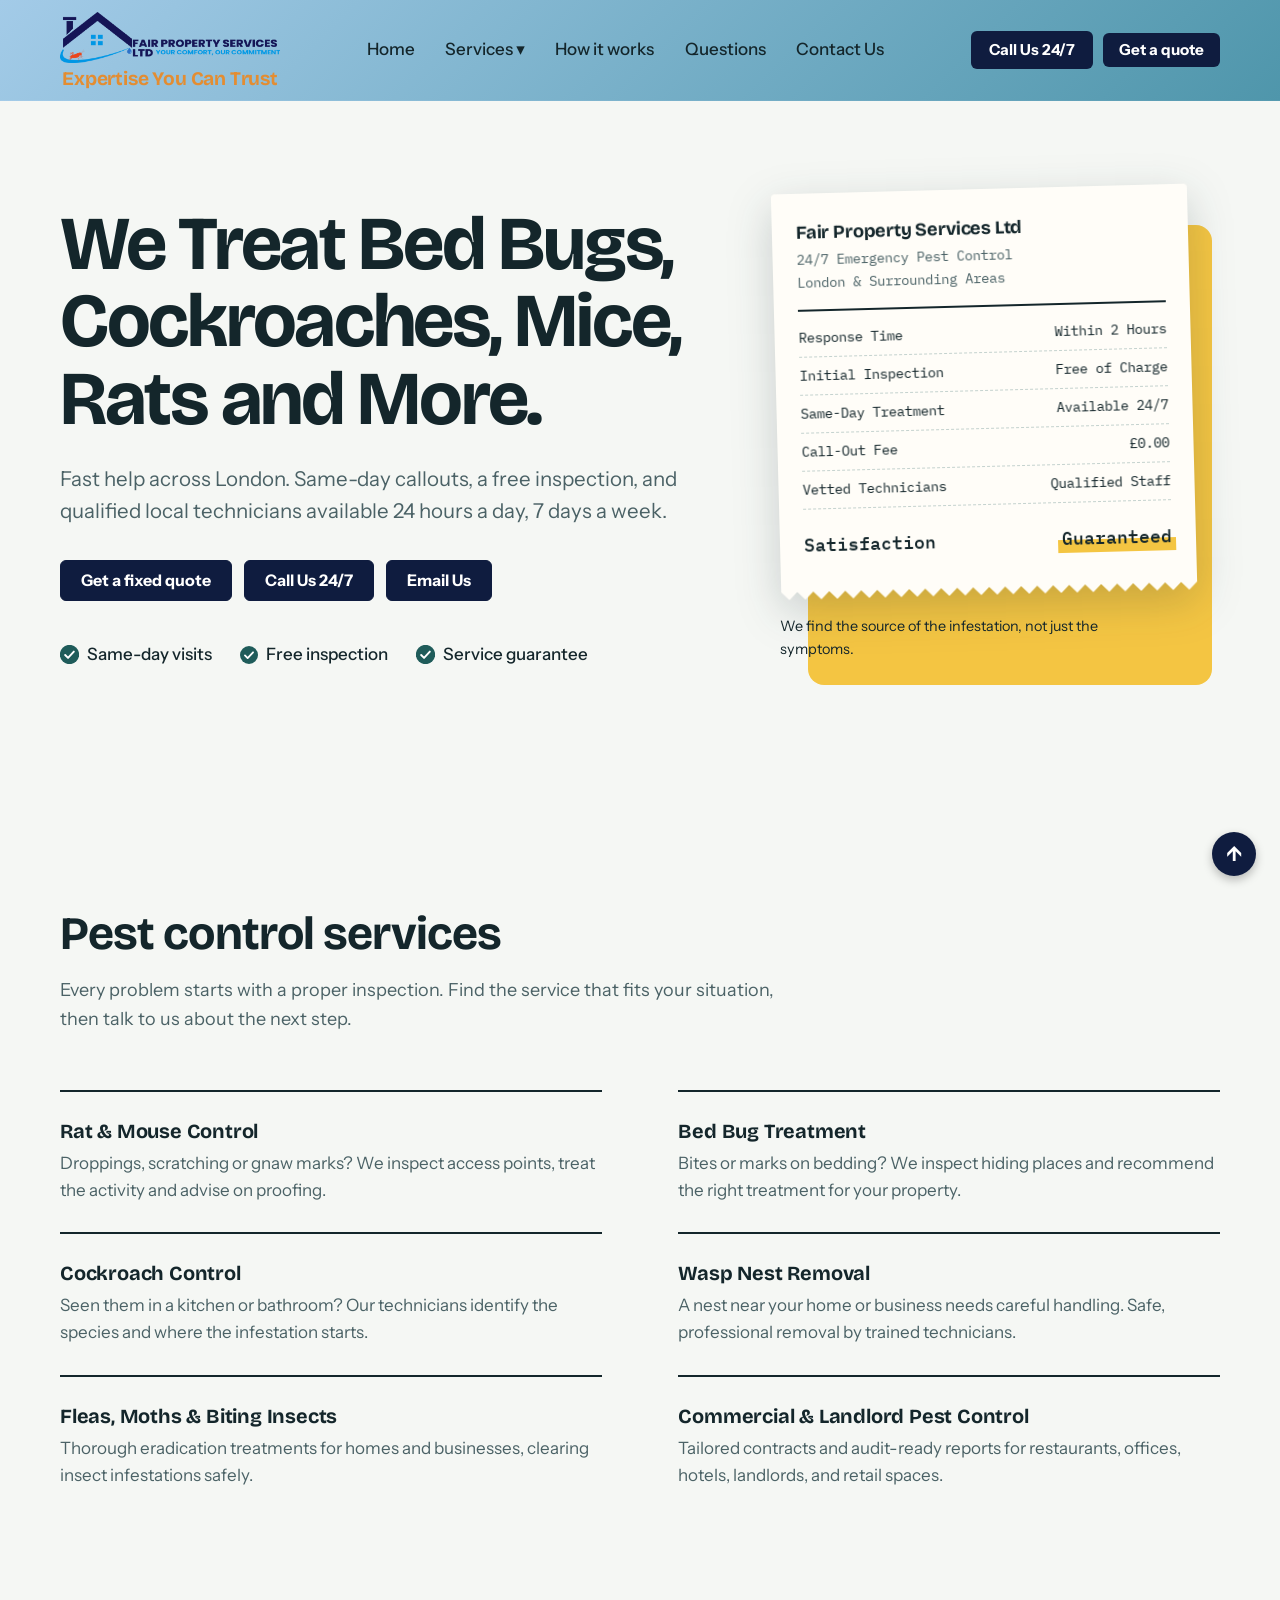
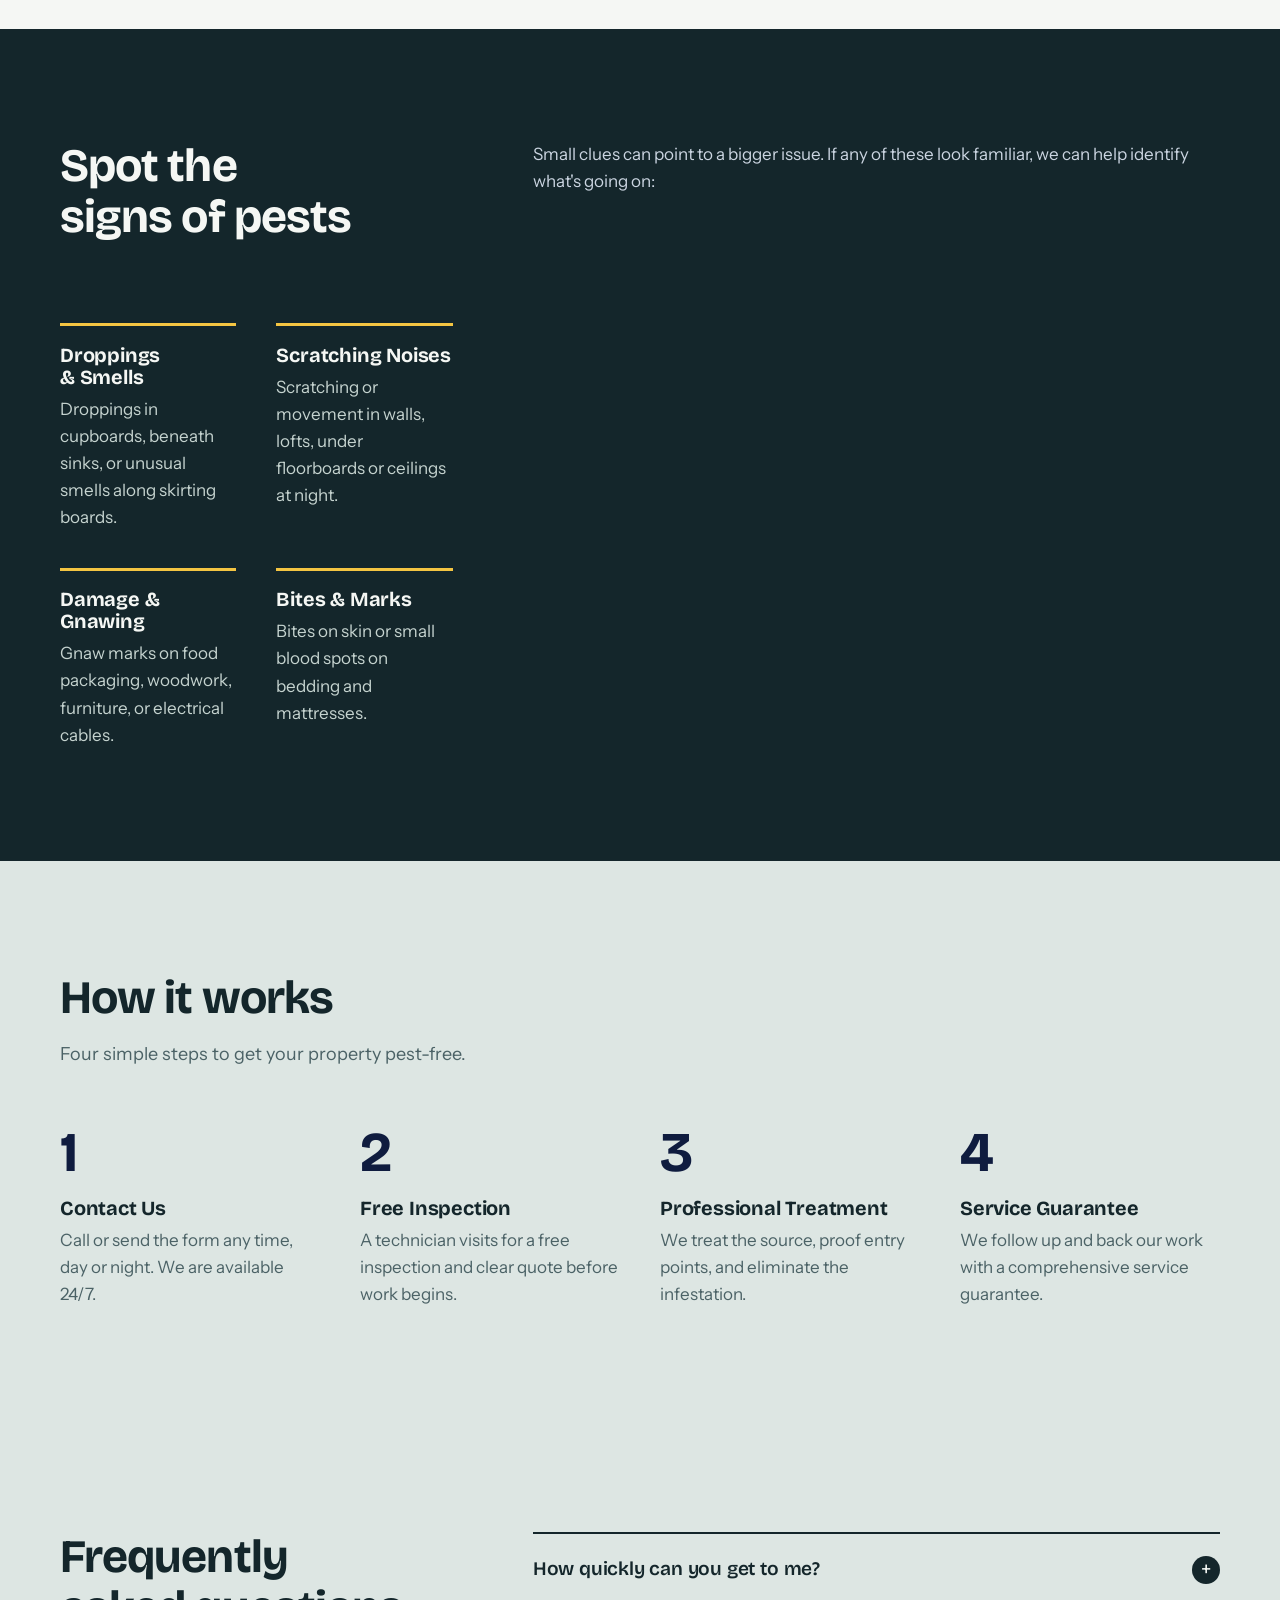
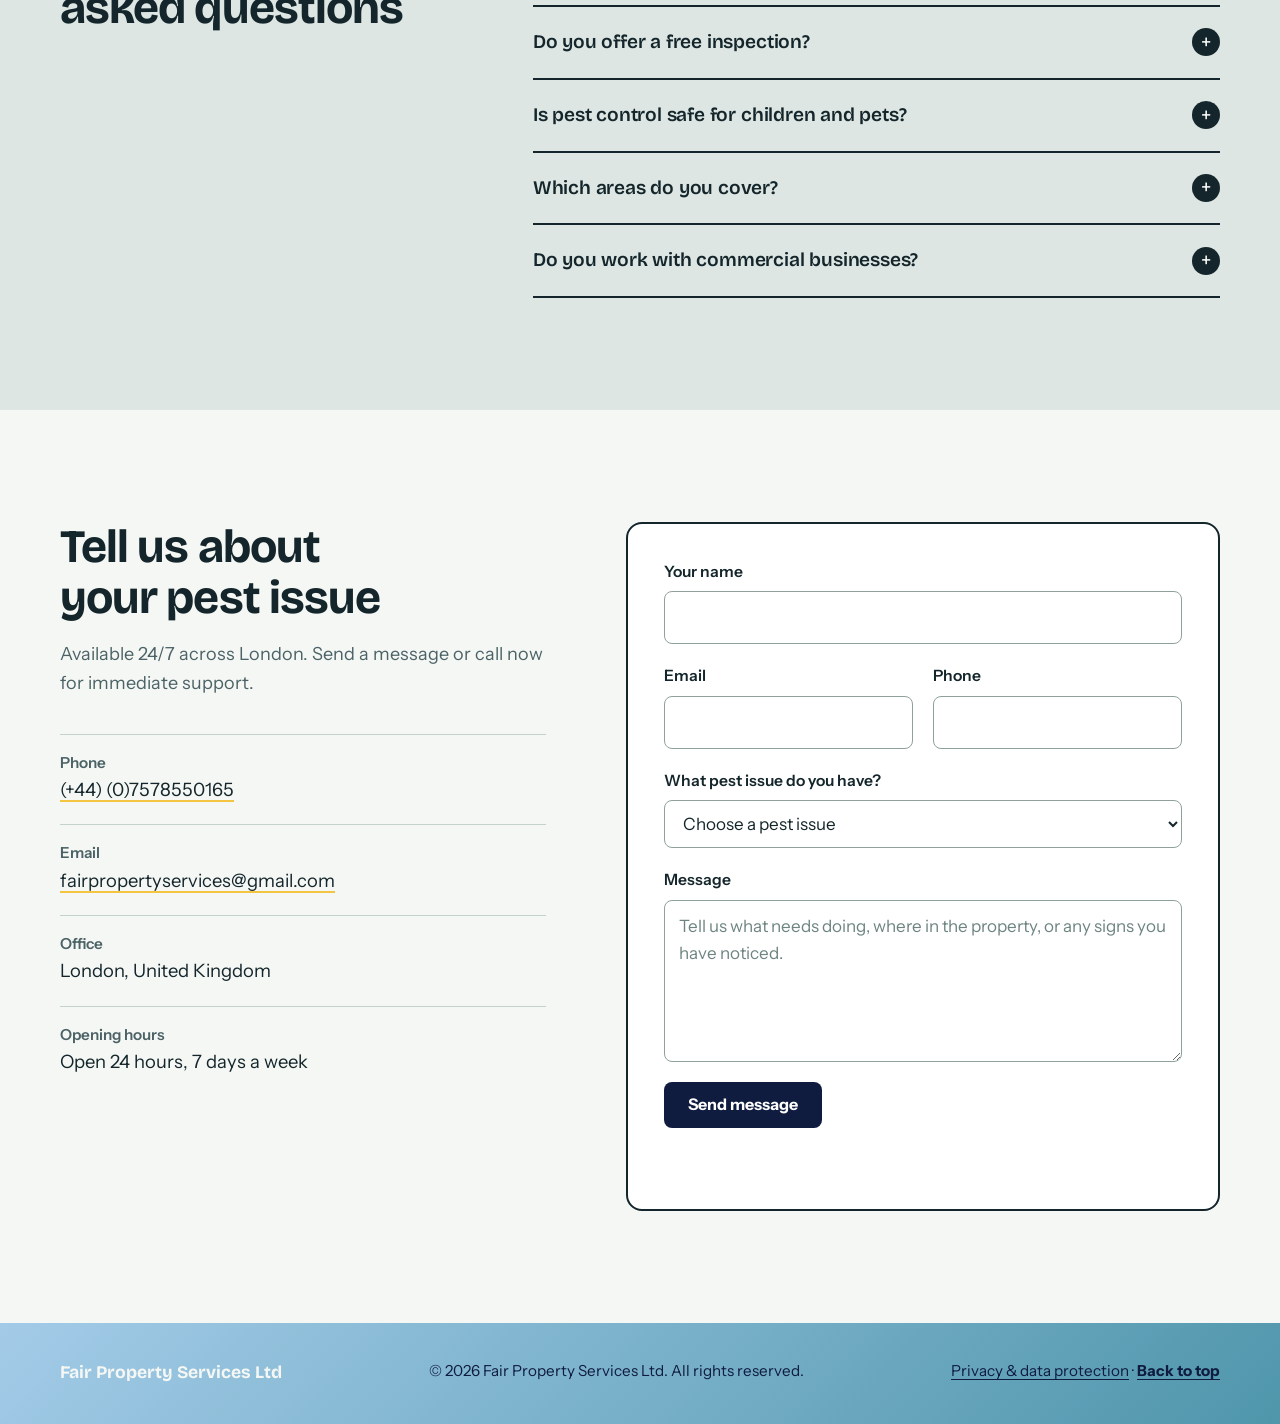
<file: index.html>
<!DOCTYPE html>
<html lang="en">
<head>
  <meta charset="utf-8">
  <meta name="viewport" content="width=device-width, initial-scale=1">
  <title>Fair Property Services Ltd | 24/7 Pest Control London</title>
  <meta name="description" content="Fast help for rats, mice, bed bugs, cockroaches, wasps and more in London. Same-day callouts, free inspections and qualified local technicians.">
  <meta name="theme-color" content="#f5f7f4">

  <meta property="og:type" content="website">
  <meta property="og:title" content="Fair Property Services Ltd - 24/7 Pest Control London">
  <meta property="og:description" content="24/7 Pest Control in London. Same-day callouts, free inspection and service guarantee for rats, mice, bed bugs, cockroaches and more.">

  <link rel="icon" href="favicon.svg" type="image/svg+xml">

  <link rel="preconnect" href="https://fonts.googleapis.com">
  <link rel="preconnect" href="https://fonts.gstatic.com" crossorigin>
  <link rel="stylesheet" href="https://fonts.googleapis.com/css2?family=Bricolage+Grotesque:opsz,wght@12..96,500;600;700&family=IBM+Plex+Mono:wght@400;500&family=Instrument+Sans:wght@400;500;600&display=swap">
  <link rel="stylesheet" href="styles.css">

  <script>document.documentElement.classList.add('js');</script>

  <script type="application/ld+json">
  {
    "@context": "https://schema.org",
    "@type": "LocalBusiness",
    "name": "Fair Property Services Ltd",
    "description": "24/7 Pest Control London. Same-day callouts, free inspections, and qualified technicians for residential and commercial properties.",
    "email": "fairpropertyservices@gmail.com",
    "telephone": "+447578550165",
    "address": {
      "@type": "PostalAddress",
      "addressLocality": "London",
      "addressCountry": "GB"
    },
    "openingHours": ["Mo-Su 00:00-24:00"]
  }
  </script>
</head>
<body id="top">
  <a class="skip-link" href="#main">Skip to content</a>

  <header class="site-header" id="top">
    <div class="wrap site-header__inner">
      <!-- Logo & Slogan Link -->
      <a class="brand" href="index.html#top" aria-label="Fair Property Services Ltd, home">
        <img src="logo.png" alt="Fair Property Service LTD Logo" class="brand__mark">
        <span class="brand__slogan">Expertise You Can Trust</span>
      </a>

      <!-- Mobile Nav Toggle -->
      <button class="nav-toggle" type="button" aria-expanded="false" aria-controls="site-nav">Menu</button>

      <!-- Navigation Bar -->
      <nav class="nav" id="site-nav" aria-label="Main navigation">
        <ul class="nav__list">
          <li><a href="index.html#top">Home</a></li>
          
          <!-- Dropdown Menu for Services -->
          <li class="nav-dropdown">
            <a href="#services" class="dropdown-toggle">Services ▾</a>
            <ul class="dropdown-menu">
              <li><a href="#rats">Rat & Mouse Control</a></li>
              <li><a href="#bedbugs">Bed Bug Treatment</a></li>
              <li><a href="#cockroaches">Cockroach Control</a></li>
              <li><a href="#wasps">Wasp Nest Removal</a></li>
              <li><a href="#fleas">Fleas & Moths</a></li>
              <li><a href="#commercial">Commercial Pest Control</a></li>
            </ul>
          </li>

          <li><a href="#process">How it works</a></li>
          <li><a href="#questions">Questions</a></li>
          <li><a href="#contact">Contact Us</a></li>
        </ul>
      </nav>

      <!-- Header Action Buttons -->
      <div class="header-actions">
        <a href="tel:+447578550165" class="btn btn--small btn--call">Call Us 24/7</a>
        <a href="#contact" class="btn btn--small btn--primary">Get a quote</a>
      </div>
    </div>
  </header>

  <main id="main">

    <!-- Hero Section -->
    <section class="hero" aria-labelledby="hero-title">
      <div class="wrap hero__grid">
        <div class="hero__copy">
          <h1 id="hero-title">We Treat Bed Bugs, Cockroaches, Mice, Rats and More.</h1>
          <p class="hero__lead">Fast help across London. Same-day callouts, a free inspection, and qualified local technicians available 24 hours a day, 7 days a week.</p>
          
          <div class="hero__actions">
            <a href="#contact" class="btn btn--primary">Get a fixed quote</a>
            <a href="tel:+447578550165" class="btn btn--primary">Call Us 24/7</a>
            <a href="mailto:fairpropertyservices@gmail.com" class="btn btn--primary">Email Us</a>
          </div>

          <ul class="hero__facts">
            <li>Same-day visits</li>
            <li>Free inspection</li>
            <li>Service guarantee</li>
          </ul>
        </div>

        <figure class="receipt-wrap">
          <div class="receipt-wrap__block" aria-hidden="true"></div>
          <div class="receipt">
            <div class="receipt__head">
              <strong>Fair Property Services Ltd</strong>
              <span>24/7 Emergency Pest Control</span>
              <span>London &amp; Surrounding Areas</span>
            </div>
            <ul class="receipt__lines">
              <li class="receipt__row" style="--i:0"><span>Response Time</span><span>Within 2 Hours</span></li>
              <li class="receipt__row" style="--i:1"><span>Initial Inspection</span><span>Free of Charge</span></li>
              <li class="receipt__row" style="--i:2"><span>Same-Day Treatment</span><span>Available 24/7</span></li>
              <li class="receipt__row" style="--i:3"><span>Call-Out Fee</span><span>£0.00</span></li>
              <li class="receipt__row" style="--i:4"><span>Vetted Technicians</span><span>Qualified Staff</span></li>
            </ul>
            <p class="receipt__row receipt__total" style="--i:5"><span>Satisfaction</span><span>Guaranteed</span></p>
          </div>
          <figcaption class="receipt-wrap__caption">We find the source of the infestation, not just the symptoms.</figcaption>
        </figure>
      </div>
    </section>

    <!-- Services / Pests Treated Section -->
    <section class="section" id="services" aria-labelledby="services-title">
      <div class="wrap">
        <div class="section__head">
          <h2 id="services-title">Pest control services</h2>
          <p>Every problem starts with a proper inspection. Find the service that fits your situation, then talk to us about the next step.</p>
        </div>

        <ul class="services">
          <li class="service" id="rats">
            <div class="service__text">
              <h3>Rat &amp; Mouse Control</h3>
              <p>Droppings, scratching or gnaw marks? We inspect access points, treat the activity and advise on proofing.</p>
            </div>
          </li>
          <li class="service" id="bedbugs">
            <div class="service__text">
              <h3>Bed Bug Treatment</h3>
              <p>Bites or marks on bedding? We inspect hiding places and recommend the right treatment for your property.</p>
            </div>
          </li>
          <li class="service" id="cockroaches">
            <div class="service__text">
              <h3>Cockroach Control</h3>
              <p>Seen them in a kitchen or bathroom? Our technicians identify the species and where the infestation starts.</p>
            </div>
          </li>
          <li class="service" id="wasps">
            <div class="service__text">
              <h3>Wasp Nest Removal</h3>
              <p>A nest near your home or business needs careful handling. Safe, professional removal by trained technicians.</p>
            </div>
          </li>
          <li class="service" id="fleas">
            <div class="service__text">
              <h3>Fleas, Moths &amp; Biting Insects</h3>
              <p>Thorough eradication treatments for homes and businesses, clearing insect infestations safely.</p>
            </div>
          </li>
          <li class="service" id="commercial">
            <div class="service__text">
              <h3>Commercial &amp; Landlord Pest Control</h3>
              <p>Tailored contracts and audit-ready reports for restaurants, offices, hotels, landlords, and retail spaces.</p>
            </div>
          </li>
        </ul>
      </div>
    </section>

    <!-- Spot the Signs Section -->
    <section class="section section--ink" aria-labelledby="signs-title">
      <div class="wrap promises">
        <h2 id="signs-title">Spot the signs of pests</h2>
        <p style="color: #cbd5e1; margin-bottom: 2rem;">Small clues can point to a bigger issue. If any of these look familiar, we can help identify what's going on:</p>
        <ul class="promises__list">
          <li>
            <h3>Droppings &amp; Smells</h3>
            <p>Droppings in cupboards, beneath sinks, or unusual smells along skirting boards.</p>
          </li>
          <li>
            <h3>Scratching Noises</h3>
            <p>Scratching or movement in walls, lofts, under floorboards or ceilings at night.</p>
          </li>
          <li>
            <h3>Damage &amp; Gnawing</h3>
            <p>Gnaw marks on food packaging, woodwork, furniture, or electrical cables.</p>
          </li>
          <li>
            <h3>Bites &amp; Marks</h3>
            <p>Bites on skin or small blood spots on bedding and mattresses.</p>
          </li>
        </ul>
      </div>
    </section>

    <!-- Process Section -->
    <section class="section section--mist" id="process" aria-labelledby="process-title">
      <div class="wrap">
        <div class="section__head">
          <h2 id="process-title">How it works</h2>
          <p>Four simple steps to get your property pest-free.</p>
        </div>

        <ol class="steps">
          <li class="step">
            <h3>Contact Us</h3>
            <p>Call or send the form any time, day or night. We are available 24/7.</p>
          </li>
          <li class="step">
            <h3>Free Inspection</h3>
            <p>A technician visits for a free inspection and clear quote before work begins.</p>
          </li>
          <li class="step">
            <h3>Professional Treatment</h3>
            <p>We treat the source, proof entry points, and eliminate the infestation.</p>
          </li>
          <li class="step">
            <h3>Service Guarantee</h3>
            <p>We follow up and back our work with a comprehensive service guarantee.</p>
          </li>
        </ol>
      </div>
    </section>

    <!-- FAQ Section -->
    <section class="section section--mist" id="questions" aria-labelledby="faq-title">
      <div class="wrap faq">
        <h2 id="faq-title">Frequently asked questions</h2>
        <div class="faq__list">
          <details>
            <summary>How quickly can you get to me?</summary>
            <p>We're open 24/7 and our technicians are on site quickly with same-day emergency callouts across London.</p>
          </details>
          <details>
            <summary>Do you offer a free inspection?</summary>
            <p>Yes. Every job starts with a free inspection so we can find the source of the problem and give you an accurate quote.</p>
          </details>
          <details>
            <summary>Is pest control safe for children and pets?</summary>
            <p>Yes, when carried out professionally. We use approved products and give clear advice on when children and pets can return to treated areas.</p>
          </details>
          <details>
            <summary>Which areas do you cover?</summary>
            <p>We cover all 32 London boroughs, the City of London, and surrounding areas.</p>
          </details>
          <details>
            <summary>Do you work with commercial businesses?</summary>
            <p>Yes. We serve restaurants, offices, hotels, landlords, HMOs, schools and warehouses with contracts and audit-ready reports.</p>
          </details>
        </div>
      </div>
    </section>

    <!-- Contact Form Section -->
    <section class="section" id="contact" aria-labelledby="contact-title">
      <div class="wrap contact">
        <div class="contact__info">
          <h2 id="contact-title">Tell us about your pest issue</h2>
          <p>Available 24/7 across London. Send a message or call now for immediate support.</p>

          <dl class="contact__details">
            <div>
              <dt>Phone</dt>
              <dd><a href="tel:+447578550165">(+44) (0)7578550165</a></dd>
            </div>
            <div>
              <dt>Email</dt>
              <dd><a href="mailto:fairpropertyservices@gmail.com">fairpropertyservices@gmail.com</a></dd>
            </div>
            <div>
              <dt>Office</dt>
              <dd>London, United Kingdom</dd>
            </div>
            <div>
              <dt>Opening hours</dt>
              <dd>Open 24 hours, 7 days a week</dd>
            </div>
          </dl>
        </div>

        <form class="form" id="contact-form" novalidate>
          <div class="field">
            <label for="c-name">Your name</label>
            <input id="c-name" name="name" type="text" autocomplete="name" required>
          </div>

          <div class="field-row">
            <div class="field">
              <label for="c-email">Email</label>
              <input id="c-email" name="email" type="email" autocomplete="email" required>
            </div>
            <div class="field">
              <label for="c-phone">Phone</label>
              <input id="c-phone" name="phone" type="tel" autocomplete="tel" required>
            </div>
          </div>

          <div class="field">
            <label for="c-service">What pest issue do you have?</label>
            <select id="c-service" name="service" required>
              <option value="">Choose a pest issue</option>
              <option value="Rats">Rats</option>
              <option value="Mice">Mice</option>
              <option value="Bed Bugs">Bed Bugs</option>
              <option value="Cockroaches">Cockroaches</option>
              <option value="Wasps">Wasps</option>
              <option value="Fleas or Moths">Fleas or Moths</option>
              <option value="Commercial Pest Control">Commercial Pest Control</option>
              <option value="Not Sure / Other">Not Sure / Other</option>
            </select>
          </div>

          <div class="field">
            <label for="c-message">Message</label>
            <textarea id="c-message" name="message" rows="5" required placeholder="Tell us what needs doing, where in the property, or any signs you have noticed."></textarea>
          </div>

          <!-- Honeypot field for spam bots. Leave hidden. -->
          <div class="hp" aria-hidden="true">
            <label for="c-website">Website</label>
            <input id="c-website" name="website" type="text" tabindex="-1" autocomplete="off">
          </div>

          <button class="btn btn--primary" type="submit">Send message</button>
          <p class="form__status" id="form-status" role="status" aria-live="polite"></p>
        </form>
      </div>
    </section>
  </main>

  <!-- Site Footer -->
  <footer class="site-footer">
    <div class="wrap site-footer__inner">
      <p class="site-footer__brand">Fair Property Services Ltd</p>
      <p>&copy; <span id="year">2026</span> Fair Property Services Ltd. All rights reserved.</p>
      <p>
        <a href="privacy.html">Privacy &amp; data protection</a> &middot; 
        <a href="#top" class="footer-top-link">Back to top</a>
      </p>
    </div>
  </footer>

  <!-- Floating Arrow Button -->
  <a href="#top" class="back-to-top" aria-label="Back to top">↑</a>

  <script src="script.js" defer></script>
</body>
</html>
</file>
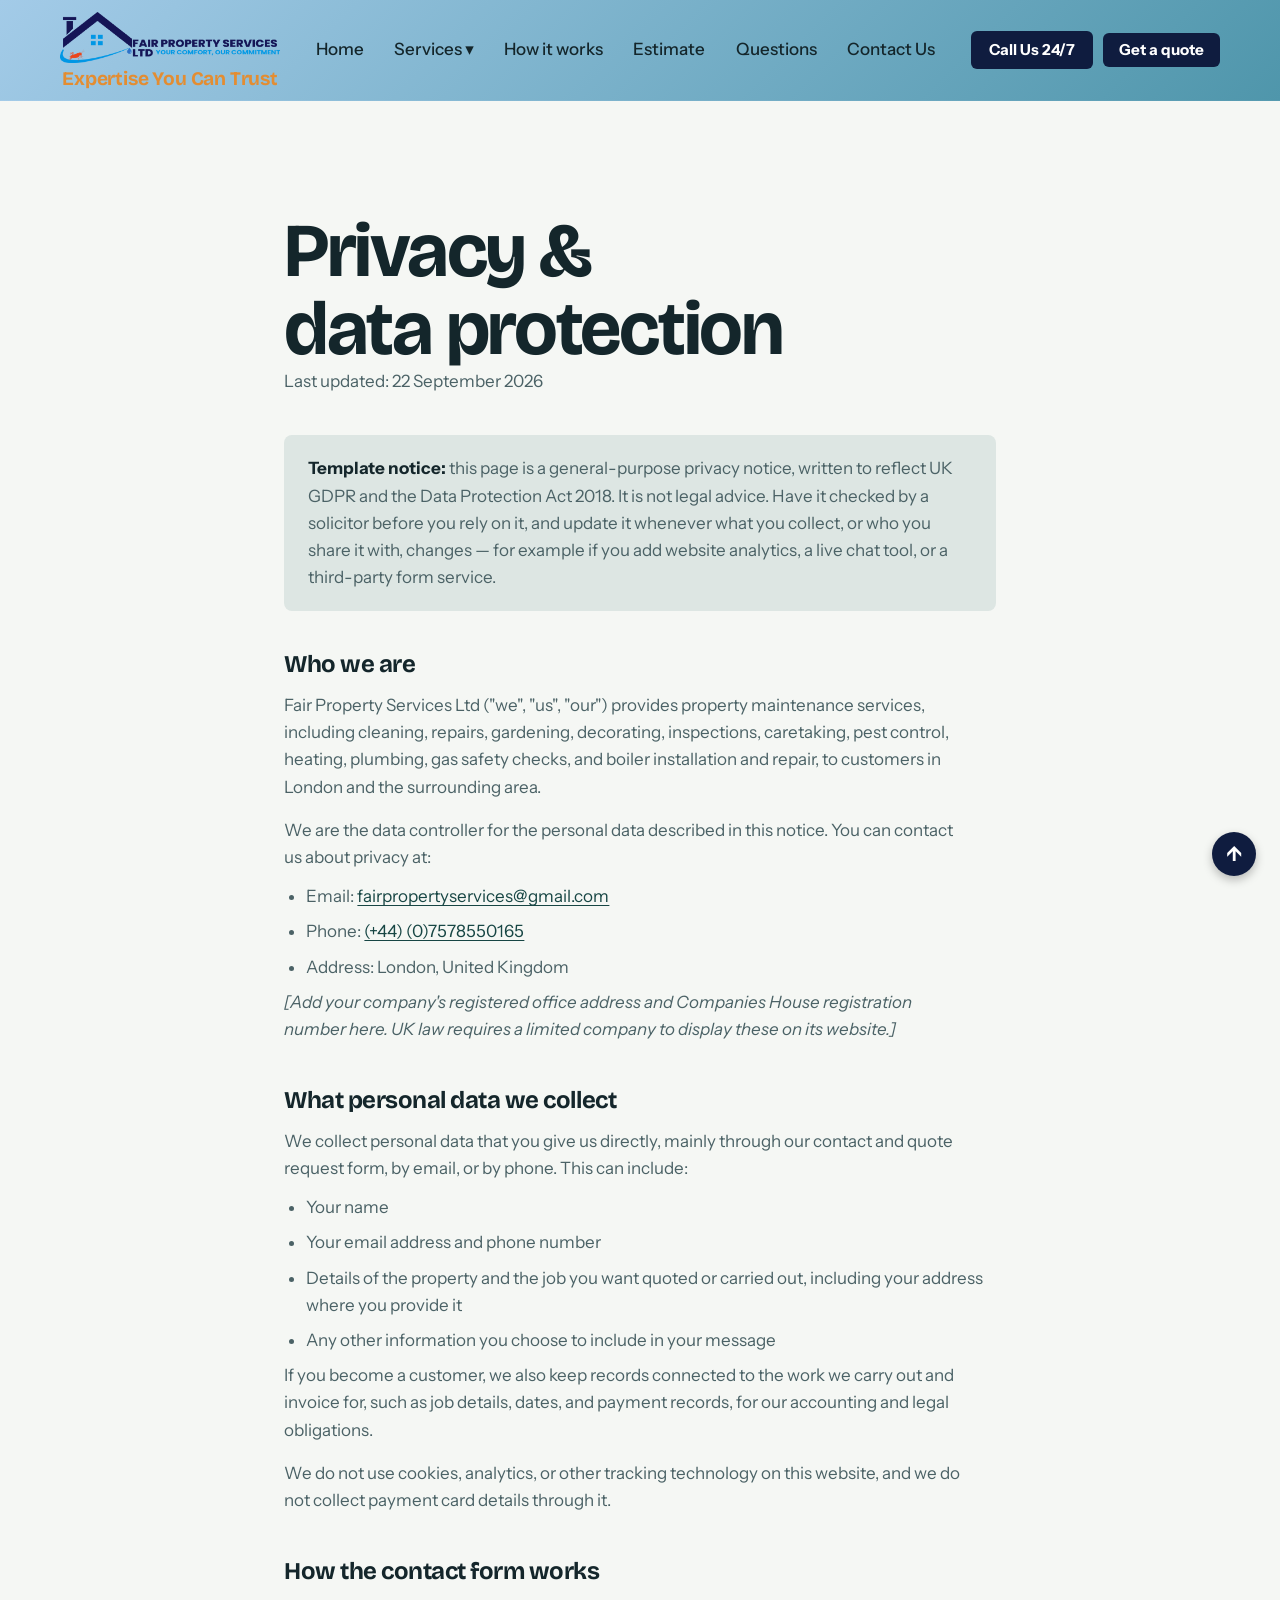
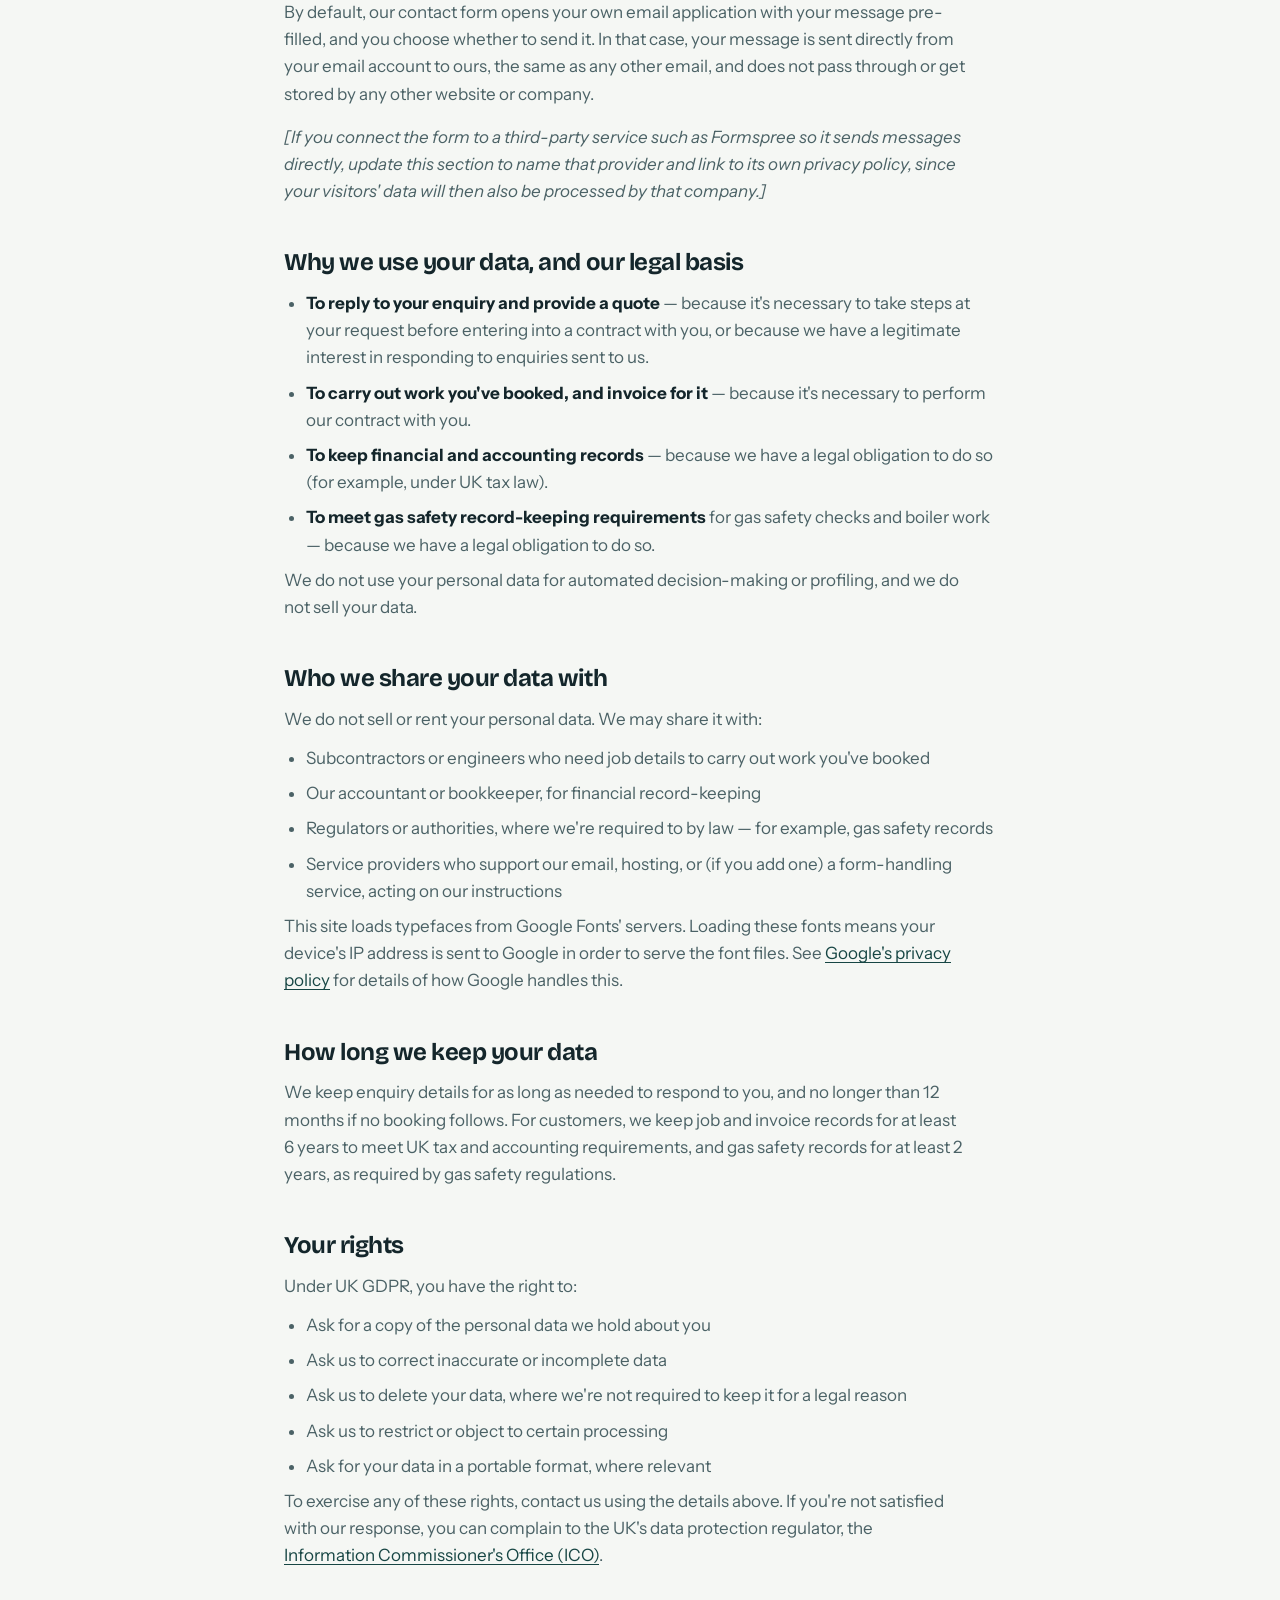
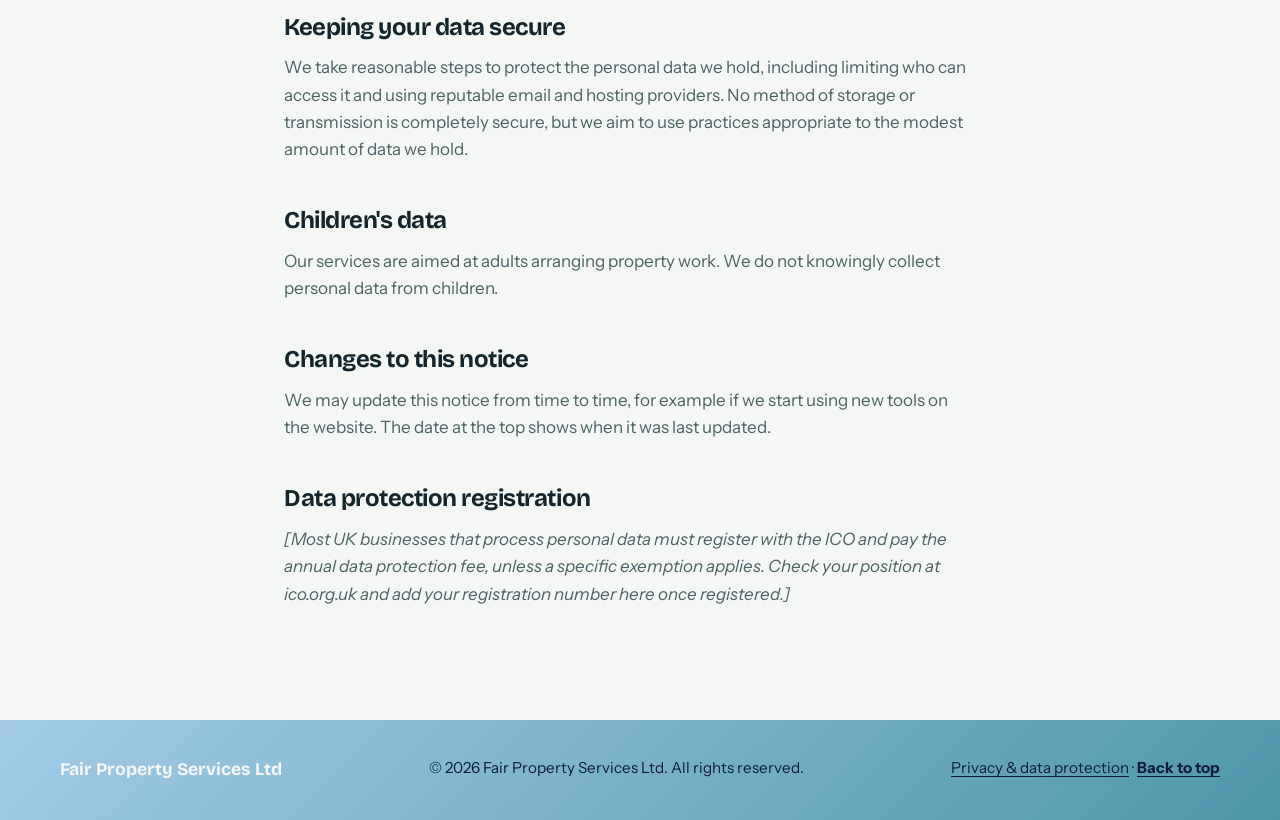
<file: privacy.html>
<!DOCTYPE html>
<html lang="en">
<head>
  <meta charset="utf-8">
  <meta name="viewport" content="width=device-width, initial-scale=1">
  <title>Privacy &amp; Data Protection | Fair Property Services Ltd</title>
  <meta name="description" content="How Fair Property Services Ltd collects, uses and protects personal data, and your rights under UK GDPR and the Data Protection Act 2018.">
  <meta name="theme-color" content="#f5f7f4">
  <meta name="robots" content="noindex, follow">

  <link rel="icon" href="favicon.svg" type="image/svg+xml">

  <link rel="preconnect" href="https://fonts.googleapis.com">
  <link rel="preconnect" href="https://fonts.gstatic.com" crossorigin>
  <link rel="stylesheet" href="https://fonts.googleapis.com/css2?family=Bricolage+Grotesque:opsz,wght@12..96,500;600;700&family=IBM+Plex+Mono:wght@400;500&family=Instrument+Sans:wght@400;500;600&display=swap">
  <link rel="stylesheet" href="styles.css">

  <script>document.documentElement.classList.add('js');</script>
</head>
<body id="top">
  <a class="skip-link" href="#main">Skip to content</a>

  

<header class="site-header" id="top">
    <div class="wrap site-header__inner">
      <!-- Logo & Slogan Link -->
      <a class="brand" href="index.html#top" aria-label="Fair Property Services Ltd, home">
        <img src="logo.png" alt="Fair Property Service LTD Logo" class="brand__mark">
        <span class="brand__slogan">Expertise You Can Trust</span>
      </a>

      <!-- Mobile Nav Toggle -->
      <button class="nav-toggle" type="button" aria-expanded="false" aria-controls="site-nav">Menu</button>

      <!-- Navigation Bar -->
      <nav class="nav" id="site-nav" aria-label="Main navigation">
        <ul class="nav__list">
          <li><a href="index.html#top">Home</a></li>
          
          <!-- Dropdown Menu for Services -->
          <li class="nav-dropdown">
            <a href="index.html#services" class="dropdown-toggle">Services ▾</a>
            <ul class="dropdown-menu">
              <li><a href="index.html#pest-control">Pest Control</a></li>
              <li><a href="index.html#painting">Painting & Decorating</a></li>
              <li><a href="index.html#plumbing">Plumbing & Heating</a></li>
              <li><a href="index.html#gas-safety">Gas Safety Checks</a></li>
              <li><a href="index.html#boilers">Boiler Service & Repair</a></li>
            </ul>
          </li>

          <li><a href="index.html#process">How it works</a></li>
          <li><a href="index.html#estimate">Estimate</a></li>
          <li><a href="index.html#questions">Questions</a></li>
          <li><a href="index.html#contact">Contact Us</a></li>
        </ul>
      </nav>

      <!-- Header Action Buttons -->
      <div class="header-actions">
        <a href="tel:+447000000000" class="btn btn--small btn--call">Call Us 24/7</a>
        <a href="index.html#contact" class="btn btn--small btn--primary">Get a quote</a>
      </div>
    </div>
  </header>



  <main id="main">
    <section class="section" aria-labelledby="privacy-title">
      <div class="wrap legal">
        <h1 id="privacy-title">Privacy &amp; data protection</h1>
        <p class="legal__updated">Last updated: 22 September 2026</p>

        <div class="legal__notice">
          <p><strong>Template notice:</strong> this page is a general-purpose privacy notice, written to reflect UK GDPR and the Data Protection Act 2018. It is not legal advice. Have it checked by a solicitor before you rely on it, and update it whenever what you collect, or who you share it with, changes — for example if you add website analytics, a live chat tool, or a third-party form service.</p>
        </div>

        <h2>Who we are</h2>
        <p>Fair Property Services Ltd ("we", "us", "our") provides property maintenance services, including cleaning, repairs, gardening, decorating, inspections, caretaking, pest control, heating, plumbing, gas safety checks, and boiler installation and repair, to customers in London and the surrounding area.</p>
        <p>We are the data controller for the personal data described in this notice. You can contact us about privacy at:</p>
        <ul>
          <li>Email: <a href="mailto:fairpropertyservices@gmail.com">fairpropertyservices@gmail.com</a></li>
          <li>Phone: <a href="tel:+447578550165">(+44) (0)7578550165</a></li>
          <li>Address: London, United Kingdom</li>
        </ul>
        <p><em>[Add your company's registered office address and Companies House registration number here. UK law requires a limited company to display these on its website.]</em></p>

        <h2>What personal data we collect</h2>
        <p>We collect personal data that you give us directly, mainly through our contact and quote request form, by email, or by phone. This can include:</p>
        <ul>
          <li>Your name</li>
          <li>Your email address and phone number</li>
          <li>Details of the property and the job you want quoted or carried out, including your address where you provide it</li>
          <li>Any other information you choose to include in your message</li>
        </ul>
        <p>If you become a customer, we also keep records connected to the work we carry out and invoice for, such as job details, dates, and payment records, for our accounting and legal obligations.</p>
        <p>We do not use cookies, analytics, or other tracking technology on this website, and we do not collect payment card details through it.</p>

        <h2>How the contact form works</h2>
        <p>By default, our contact form opens your own email application with your message pre-filled, and you choose whether to send it. In that case, your message is sent directly from your email account to ours, the same as any other email, and does not pass through or get stored by any other website or company.</p>
        <p><em>[If you connect the form to a third-party service such as Formspree so it sends messages directly, update this section to name that provider and link to its own privacy policy, since your visitors' data will then also be processed by that company.]</em></p>

        <h2>Why we use your data, and our legal basis</h2>
        <ul>
          <li><strong>To reply to your enquiry and provide a quote</strong> &mdash; because it's necessary to take steps at your request before entering into a contract with you, or because we have a legitimate interest in responding to enquiries sent to us.</li>
          <li><strong>To carry out work you've booked, and invoice for it</strong> &mdash; because it's necessary to perform our contract with you.</li>
          <li><strong>To keep financial and accounting records</strong> &mdash; because we have a legal obligation to do so (for example, under UK tax law).</li>
          <li><strong>To meet gas safety record-keeping requirements</strong> for gas safety checks and boiler work &mdash; because we have a legal obligation to do so.</li>
        </ul>
        <p>We do not use your personal data for automated decision-making or profiling, and we do not sell your data.</p>

        <h2>Who we share your data with</h2>
        <p>We do not sell or rent your personal data. We may share it with:</p>
        <ul>
          <li>Subcontractors or engineers who need job details to carry out work you've booked</li>
          <li>Our accountant or bookkeeper, for financial record-keeping</li>
          <li>Regulators or authorities, where we're required to by law &mdash; for example, gas safety records</li>
          <li>Service providers who support our email, hosting, or (if you add one) a form-handling service, acting on our instructions</li>
        </ul>
        <p>This site loads typefaces from Google Fonts' servers. Loading these fonts means your device's IP address is sent to Google in order to serve the font files. See <a href="https://policies.google.com/privacy" target="_blank" rel="noopener">Google's privacy policy</a> for details of how Google handles this.</p>

        <h2>How long we keep your data</h2>
        <p>We keep enquiry details for as long as needed to respond to you, and no longer than 12 months if no booking follows. For customers, we keep job and invoice records for at least 6 years to meet UK tax and accounting requirements, and gas safety records for at least 2 years, as required by gas safety regulations.</p>

        <h2>Your rights</h2>
        <p>Under UK GDPR, you have the right to:</p>
        <ul>
          <li>Ask for a copy of the personal data we hold about you</li>
          <li>Ask us to correct inaccurate or incomplete data</li>
          <li>Ask us to delete your data, where we're not required to keep it for a legal reason</li>
          <li>Ask us to restrict or object to certain processing</li>
          <li>Ask for your data in a portable format, where relevant</li>
        </ul>
        <p>To exercise any of these rights, contact us using the details above. If you're not satisfied with our response, you can complain to the UK's data protection regulator, the <a href="https://ico.org.uk/make-a-complaint/" target="_blank" rel="noopener">Information Commissioner's Office (ICO)</a>.</p>

        <h2>Keeping your data secure</h2>
        <p>We take reasonable steps to protect the personal data we hold, including limiting who can access it and using reputable email and hosting providers. No method of storage or transmission is completely secure, but we aim to use practices appropriate to the modest amount of data we hold.</p>

        <h2>Children's data</h2>
        <p>Our services are aimed at adults arranging property work. We do not knowingly collect personal data from children.</p>

        <h2>Changes to this notice</h2>
        <p>We may update this notice from time to time, for example if we start using new tools on the website. The date at the top shows when it was last updated.</p>

        <h2>Data protection registration</h2>
        <p><em>[Most UK businesses that process personal data must register with the ICO and pay the annual data protection fee, unless a specific exemption applies. Check your position at ico.org.uk and add your registration number here once registered.]</em></p>
      </div>
    </section>
  </main>

  
<footer class="site-footer">
    <div class="wrap site-footer__inner">
      <p class="site-footer__brand">Fair Property Services Ltd</p>
      <p>&copy; <span id="year">2026</span> Fair Property Services Ltd. All rights reserved.</p>
      <p>
        <a href="privacy.html">Privacy &amp; data protection</a> &middot; 
        <a href="#top" class="footer-top-link">Back to top</a>
      </p>
    </div>
  </footer>

  <!-- Floating Arrow Button -->
  <a href="#top" class="back-to-top" aria-label="Back to top">↑</a>

  <script src="script.js" defer></script>
</body>
</html>
</file>
<file: styles.css>
/* ==========================================================================
   Fair Property Services Ltd
   Tokens, base, layout, components
   ========================================================================== */

:root {
  --ink: #14262b;
  --teal: #1f5c5a;
  --teal-dark: #174644;
  --chalk: #f5f7f4;
  --mist: #dde6e3;
  --signal: #f4c542;
  --paper: #fffdf8;
  --white: #ffffff;
  --muted: #4b6266;
  --line: #c4d2ce;
  --error: #b3261e;

  --font-display: "Bricolage Grotesque", "Segoe UI", system-ui, sans-serif;
  --font-body: "Instrument Sans", system-ui, -apple-system, "Segoe UI", Roboto, sans-serif;
  --font-receipt: "IBM Plex Mono", ui-monospace, "SFMono-Regular", Menlo, Consolas, monospace;

  --r-s: 8px;
  --r-l: 16px;

  --wrap: 1160px;
  --gutter: clamp(1.25rem, 4vw, 2.5rem);
  --header-h: 72px;
}

/* Base ------------------------------------------------------------------ */

*, *::before, *::after { box-sizing: border-box; }

html {
  scroll-behavior: smooth;
  scroll-padding-top: calc(var(--header-h) + 1rem);
  -webkit-text-size-adjust: 100%;
}

@media (prefers-reduced-motion: reduce) {
  html { scroll-behavior: auto; }
}

body {
  margin: 0;
  background: var(--chalk);
  color: var(--ink);
  font-family: var(--font-body);
  font-size: 1.0625rem;
  line-height: 1.6;
  -webkit-font-smoothing: antialiased;
}

h1, h2, h3, p, ul, ol, dl, dd, figure { margin: 0; }
ul, ol { padding: 0; list-style: none; }

h1, h2, h3 {
  font-family: var(--font-display);
  font-weight: 700;
  line-height: 1.1;
  letter-spacing: -0.02em;
  text-wrap: balance;
}

h1 { font-size: clamp(2.6rem, 6.2vw, 4.75rem); letter-spacing: -0.03em; line-height: 1.02; }
h2 { font-size: clamp(1.9rem, 3.8vw, 2.9rem); }
h3 { font-size: 1.25rem; letter-spacing: -0.01em; }

p { max-width: 62ch; }

a { color: inherit; text-underline-offset: 0.2em; }

img, svg { display: block; max-width: 100%; }

:focus-visible {
  outline: 3px solid var(--teal);
  outline-offset: 3px;
  border-radius: 4px;
}

.section--ink :focus-visible,
.site-footer :focus-visible {
  outline-color: var(--signal);
}

.wrap {
  width: 100%;
  max-width: calc(var(--wrap) + var(--gutter) * 2);
  margin-inline: auto;
  padding-inline: var(--gutter);
}

.skip-link {
  position: absolute;
  left: 1rem;
  top: -4rem;
  z-index: 100;
  padding: 0.7rem 1rem;
  background: var(--ink);
  color: var(--chalk);
  border-radius: var(--r-s);
  transition: top 0.15s;
}
.skip-link:focus { top: 1rem; }

/* Buttons --------------------------------------------------------------- */

.btn {
  display: inline-flex;
  align-items: center;
  justify-content: center;
  gap: 0.5rem;
  padding: 0.85rem 1.5rem;
  border: 2px solid transparent;
  border-radius: var(--r-s);
  font: 600 1rem/1.2 var(--font-body);
  text-decoration: none;
  cursor: pointer;
  transition: background-color 0.15s, color 0.15s, border-color 0.15s;
}

.btn--primary { background: var(--ink); color: var(--chalk); }
.btn--primary:hover { background: var(--teal); }

.btn--ghost { border-color: var(--ink); color: var(--ink); background: transparent; }
.btn--ghost:hover { background: var(--ink); color: var(--chalk); }

.btn--small { padding: 0.55rem 1.1rem; font-size: 0.95rem; }

/* Header ---------------------------------------------------------------- */

.site-header {
  position: sticky;
  top: 0;
  z-index: 50;
  background: rgba(245, 247, 244, 0.92);
  -webkit-backdrop-filter: saturate(1.4) blur(10px);
  backdrop-filter: saturate(1.4) blur(10px);
  border-bottom: 1px solid transparent;
  transition: border-color 0.2s;
}
.site-header.is-stuck { border-bottom-color: var(--line); }

.site-header__inner {
  display: flex;
  align-items: center;
  justify-content: space-between;
  gap: 1.5rem;
  min-height: var(--header-h);
}

.brand {
  display: inline-flex;
  align-items: center;
  gap: 0.65rem;
  font-family: var(--font-display);
  font-weight: 700;
  font-size: 1.2rem;
  letter-spacing: -0.01em;
  text-decoration: none;
}

.nav__list {
  display: flex;
  align-items: center;
  gap: 1.9rem;
}
.nav__list a:not(.btn) {
  font-weight: 500;
  text-decoration: none;
}
.nav__list a:not(.btn):hover { text-decoration: underline; }

.nav-toggle { display: none; }

@media (max-width: 859px) {
  .nav-toggle {
    display: inline-flex;
    padding: 0.55rem 1rem;
    border: 2px solid var(--ink);
    border-radius: var(--r-s);
    background: transparent;
    color: var(--ink);
    font: 600 0.95rem/1 var(--font-body);
    cursor: pointer;
  }

  .nav { margin-left: auto; }

  .js .nav {
    display: none;
    position: absolute;
    top: 100%;
    left: 0;
    right: 0;
    margin: 0;
    padding: 0.5rem var(--gutter) 1.5rem;
    background: var(--chalk);
    border-bottom: 1px solid var(--line);
  }
  .js .nav.is-open { display: block; }

  .js .nav__list {
    flex-direction: column;
    align-items: stretch;
    gap: 0;
  }
  .js .nav__list li { border-bottom: 1px solid var(--line); }
  .js .nav__list li:last-child { border-bottom: 0; padding-top: 1rem; }
  .js .nav__list a:not(.btn) { display: block; padding: 0.9rem 0; }
  .js .nav__list .btn { width: 100%; }

  /* Without JavaScript, let the nav wrap under the brand */
  html:not(.js) .site-header__inner { flex-wrap: wrap; padding-block: 0.75rem; }
  html:not(.js) .nav__list { flex-wrap: wrap; gap: 0.5rem 1.25rem; }
}

/* Sections -------------------------------------------------------------- */

.section { padding-block: clamp(4rem, 9vw, 7rem); }
.section--mist { background: var(--mist); }
.section--ink { background: var(--ink); color: var(--chalk); }

.section__head { margin-bottom: clamp(2rem, 5vw, 3.5rem); }
.section__head h2 { margin-bottom: 1rem; }
.section__head p { color: var(--muted); font-size: 1.125rem; }

/* Hero ------------------------------------------------------------------ */

.hero {
  overflow-x: clip;
  padding-block: clamp(2.5rem, 7vw, 5.5rem) clamp(4rem, 9vw, 7rem);
}

.hero__grid {
  display: grid;
  gap: 4rem;
  align-items: center;
}

@media (min-width: 900px) {
  .hero__grid { grid-template-columns: minmax(0, 1.15fr) minmax(0, 0.85fr); gap: 3rem; }
}

.hero__lead {
  margin-top: 1.5rem;
  font-size: clamp(1.1rem, 1.6vw, 1.3rem);
  color: var(--muted);
  max-width: 34em;
}

.hero__actions {
  display: flex;
  flex-wrap: wrap;
  gap: 0.75rem;
  margin-top: 2rem;
}

.hero__facts {
  display: flex;
  flex-wrap: wrap;
  gap: 0.6rem 1.75rem;
  margin-top: 2.5rem;
  font-weight: 500;
}
.hero__facts li {
  display: inline-flex;
  align-items: center;
  gap: 0.5rem;
}
.hero__facts li::before {
  content: "";
  width: 1.1em;
  height: 1.1em;
  flex: none;
  background: url("data:image/svg+xml,%3Csvg xmlns='http://www.w3.org/2000/svg' viewBox='0 0 20 20'%3E%3Ccircle cx='10' cy='10' r='10' fill='%231f5c5a'/%3E%3Cpath d='m5.5 10.5 3 3 6-6.5' fill='none' stroke='%23fff' stroke-width='2' stroke-linecap='round' stroke-linejoin='round'/%3E%3C/svg%3E") center / contain no-repeat;
}

/* Receipt (hero visual) ------------------------------------------------- */

.receipt-wrap {
  position: relative;
  isolation: isolate;
  width: 100%;
  max-width: 26rem;
  margin-inline: auto;
  padding-bottom: 1.5rem;
}

.receipt-wrap__block {
  position: absolute;
  z-index: -1;
  top: 2.25rem;
  left: 2rem;
  right: -1.25rem;
  bottom: 0;
  background: var(--signal);
  border-radius: var(--r-l);
}

.receipt {
  position: relative;
  padding: 1.6rem 1.5rem 1.5rem;
  background: var(--paper);
  border-radius: 4px 4px 0 0;
  font-family: var(--font-receipt);
  font-size: 0.875rem;
  line-height: 1.5;
  transform: rotate(-1.5deg);
  filter: drop-shadow(0 14px 22px rgba(20, 38, 43, 0.2));
}

/* Zig-zag torn edge */
.receipt::after {
  content: "";
  position: absolute;
  left: 0;
  right: 0;
  top: 100%;
  height: 8px;
  background: url("data:image/svg+xml,%3Csvg xmlns='http://www.w3.org/2000/svg' width='16' height='8'%3E%3Cpath d='M0 0h16L8 8z' fill='%23fffdf8'/%3E%3C/svg%3E") repeat-x left top;
}

.receipt__head {
  display: grid;
  gap: 0.15rem;
  padding-bottom: 1rem;
  margin-bottom: 0.5rem;
  border-bottom: 2px solid var(--ink);
}
.receipt__head strong {
  font-family: var(--font-display);
  font-size: 1.15rem;
  letter-spacing: -0.01em;
}
.receipt__head span { color: var(--muted); }

.receipt__row {
  display: flex;
  justify-content: space-between;
  gap: 1rem;
  max-width: none;
  padding: 0.5rem 0;
}
.receipt__lines .receipt__row { border-bottom: 1px dashed var(--line); }
.receipt__row span:last-child { white-space: nowrap; }

.receipt__total {
  margin-top: 0.5rem;
  padding-top: 0.9rem;
  font-size: 1.15rem;
  font-weight: 500;
}
.receipt__total span:last-child {
  background: linear-gradient(transparent 55%, var(--signal) 55%);
  padding-inline: 0.25rem;
  margin-right: -0.25rem;
}

.receipt-wrap__caption {
  position: relative;
  margin-top: 1.75rem;
  padding-left: 0.25rem;
  font-size: 0.9rem;
  color: var(--ink);
  max-width: 22rem;
}

/* The one page-load moment: invoice lines print in one by one */
@keyframes print-line {
  from { opacity: 0; transform: translateY(-8px); }
  to   { opacity: 1; transform: none; }
}

@media (prefers-reduced-motion: no-preference) {
  .receipt__row {
    animation: print-line 0.45s cubic-bezier(0.2, 0.7, 0.3, 1) both;
    animation-delay: calc(0.35s + var(--i, 0) * 0.16s);
  }
}

/* Services -------------------------------------------------------------- */

.services {
  display: grid;
  column-gap: clamp(2rem, 6vw, 5rem);
}

@media (min-width: 800px) {
  .services { grid-template-columns: 1fr 1fr; }
}

.service {
  display: flex;
  justify-content: space-between;
  align-items: flex-start;
  gap: 1.5rem;
  padding-block: 1.75rem;
  border-top: 2px solid var(--ink);
}

.service__text h3 { margin-bottom: 0.5rem; }
.service__text p { color: var(--muted); }

.service__price {
  flex: none;
  text-align: right;
  font-size: 0.9rem;
  color: var(--muted);
  line-height: 1.35;
}
.service__price strong {
  display: block;
  font-family: var(--font-display);
  font-size: 1.15rem;
  color: var(--ink);
}

@media (max-width: 480px) {
  .service { flex-direction: column; gap: 0.75rem; }
  .service__price { text-align: left; }
  .service__price strong { display: inline; margin-right: 0.25rem; }
}

/* Steps ----------------------------------------------------------------- */

.steps {
  display: grid;
  gap: 2rem;
  counter-reset: step;
}

@media (min-width: 640px)  { .steps { grid-template-columns: repeat(2, 1fr); } }
@media (min-width: 1000px) { .steps { grid-template-columns: repeat(4, 1fr); gap: 2.5rem; } }

.step { counter-increment: step; }

.step::before {
  content: counter(step);
  display: block;
  margin-bottom: 1rem;
  font-family: var(--font-display);
  font-weight: 700;
  font-size: 3.5rem;
  line-height: 1;
  color: var(--teal);
}

.step h3 { margin-bottom: 0.5rem; }
.step p { color: var(--muted); }

/* Promises -------------------------------------------------------------- */

.promises { display: grid; gap: 3rem; }

@media (min-width: 900px) {
  .promises { grid-template-columns: minmax(0, 0.8fr) minmax(0, 1.4fr); gap: 5rem; }
}

.promises__list {
  display: grid;
  gap: 2.25rem 2.5rem;
}
@media (min-width: 640px) {
  .promises__list { grid-template-columns: 1fr 1fr; }
}

.promises__list li {
  padding-top: 1.1rem;
  border-top: 3px solid var(--signal);
}
.promises__list h3 { margin-bottom: 0.5rem; }
.promises__list p { color: #c5d3cf; }

/* Estimator ------------------------------------------------------------- */

.estimate {
  display: grid;
  gap: 2.5rem;
  align-items: start;
}
@media (min-width: 900px) {
  .estimate { grid-template-columns: minmax(0, 1fr) minmax(0, 1fr); gap: 5rem; }
}

.estimate__intro h2 { margin-bottom: 1rem; }
.estimate__intro p { color: var(--muted); font-size: 1.125rem; }

.estimator {
  display: grid;
  gap: 1.5rem;
  padding: clamp(1.5rem, 4vw, 2.25rem);
  background: var(--white);
  border: 2px solid var(--ink);
  border-radius: var(--r-l);
}

.estimator__result {
  padding: 1.25rem 1.4rem;
  background: var(--chalk);
  border-left: 6px solid var(--signal);
  border-radius: 0 var(--r-s) var(--r-s) 0;
}
.estimator__label { font-size: 0.95rem; color: var(--muted); }
.estimator__price {
  margin-block: 0.15rem 0.35rem;
  font-family: var(--font-display);
  font-weight: 700;
  font-size: clamp(1.9rem, 4vw, 2.5rem);
  line-height: 1.1;
  letter-spacing: -0.02em;
}
.estimator__note { font-size: 0.95rem; color: var(--muted); }

/* Forms ----------------------------------------------------------------- */

.field { display: grid; gap: 0.4rem; }
.field-row { display: grid; gap: 1.25rem; }
@media (min-width: 560px) { .field-row { grid-template-columns: 1fr 1fr; } }

label { font-weight: 600; font-size: 0.975rem; }
label output { font-weight: 500; color: var(--teal); }
.optional { font-weight: 400; color: var(--muted); }

input, select, textarea {
  width: 100%;
  padding: 0.75rem 0.9rem;
  border: 1.5px solid #8ea19d;
  border-radius: var(--r-s);
  background: var(--white);
  color: var(--ink);
  font: inherit;
}
textarea { resize: vertical; min-height: 8rem; }
input::placeholder, textarea::placeholder { color: #6d8480; }

input:focus-visible, select:focus-visible, textarea:focus-visible {
  outline: 3px solid var(--teal);
  outline-offset: 1px;
  border-color: var(--teal);
}
input:user-invalid, select:user-invalid, textarea:user-invalid { border-color: var(--error); }

input[type="range"] {
  padding: 0;
  height: 2rem;
  border: 0;
  background: transparent;
  accent-color: var(--teal);
  cursor: pointer;
}

.hp {
  position: absolute;
  left: -9999px;
  width: 1px;
  height: 1px;
  overflow: hidden;
}

/* FAQ ------------------------------------------------------------------- */

.faq { display: grid; gap: 2.5rem; }
@media (min-width: 900px) {
  .faq { grid-template-columns: minmax(0, 0.8fr) minmax(0, 1.4fr); gap: 5rem; }
}

.faq__list details { border-top: 2px solid var(--ink); }
.faq__list details:last-child { border-bottom: 2px solid var(--ink); }

.faq__list summary {
  display: flex;
  justify-content: space-between;
  align-items: center;
  gap: 1rem;
  padding: 1.25rem 0;
  font-family: var(--font-display);
  font-weight: 600;
  font-size: 1.2rem;
  letter-spacing: -0.01em;
  cursor: pointer;
  list-style: none;
}
.faq__list summary::-webkit-details-marker { display: none; }
.faq__list summary::after {
  content: "+";
  flex: none;
  width: 1.75rem;
  height: 1.75rem;
  display: grid;
  place-items: center;
  border-radius: 50%;
  background: var(--ink);
  color: var(--chalk);
  font: 500 1.2rem/1 var(--font-body);
}
.faq__list details[open] summary::after { content: "\2212"; }
.faq__list details p { padding-bottom: 1.4rem; color: var(--muted); }

/* Contact --------------------------------------------------------------- */

.contact { display: grid; gap: 3rem; align-items: start; }
@media (min-width: 900px) {
  .contact { grid-template-columns: minmax(0, 0.9fr) minmax(0, 1.1fr); gap: 5rem; }
}

.contact__info h2 { margin-bottom: 1rem; }
.contact__info > p { color: var(--muted); font-size: 1.125rem; }

.contact__details {
  display: grid;
  gap: 1.25rem;
  margin-top: 2.25rem;
}
.contact__details div {
  padding-top: 1rem;
  border-top: 1px solid var(--line);
}
.contact__details dt {
  font-size: 0.95rem;
  font-weight: 600;
  color: var(--muted);
}
.contact__details dd { font-size: 1.15rem; }
.contact__details a { text-decoration-thickness: 2px; text-decoration-color: var(--signal); }
.contact__details a:hover { text-decoration-color: var(--teal); }

.form {
  display: grid;
  gap: 1.25rem;
  padding: clamp(1.5rem, 4vw, 2.25rem);
  background: var(--white);
  border: 2px solid var(--ink);
  border-radius: var(--r-l);
}
.form .btn { justify-self: start; }

.form__status { font-weight: 500; min-height: 1.5em; }
.form__status[data-state="success"] { color: var(--teal-dark); }
.form__status[data-state="error"] { color: var(--error); }

/* Legal pages ------------------------------------------------------------ */

.legal {
  max-width: 72ch;
}
.legal__updated {
  color: var(--muted);
  margin-bottom: 2.5rem;
}
.legal__notice {
  background: var(--mist);
  border-radius: var(--r-s);
  padding: 1.25rem 1.5rem;
  margin-bottom: 2.5rem;
  max-width: none;
}
.legal__notice p { max-width: none; }
.legal h2 {
  font-size: 1.5rem;
  margin-top: 2.75rem;
  margin-bottom: 0.9rem;
}
.legal h2:first-of-type { margin-top: 0; }
.legal p, .legal li { color: var(--muted); }
.legal p + p { margin-top: 1rem; }
.legal ul, .legal ol { list-style: disc; padding-left: 1.4rem; margin-top: 0.75rem; }
.legal ul { list-style-type: disc; }
.legal li { max-width: none; margin-bottom: 0.5rem; }
.legal a { color: var(--teal-dark); text-decoration: underline; }
.legal strong { color: var(--ink); }

/* Footer ---------------------------------------------------------------- */

.site-footer {
  padding-block: 2.25rem;
  background: var(--ink);
  color: #c5d3cf;
  font-size: 0.95rem;
}
.site-footer__inner {
  display: flex;
  flex-wrap: wrap;
  justify-content: space-between;
  gap: 0.75rem 2rem;
}
.site-footer__brand {
  font-family: var(--font-display);
  font-weight: 700;
  font-size: 1.1rem;
  color: var(--chalk);
}

/* Increase header logo size and maintain proportions */
.brand {
  display: flex;
  align-items: center;
  gap: 12px;
}

.brand {
  display: flex !important;
  align-items: center !important;
  gap: 14px !important;
}

/* Ensure the brand container aligns items side-by-side */
.brand {
  display: flex !important;
  align-items: center !important;
  gap: 16px !important;
}





/* Align logo and slogan centered in header */
.brand {
  display: inline-flex !important;
  flex-direction: column !important;
  align-items: center !important;
  justify-content: center !important;
  text-decoration: none !important;
}

/* Clear logo image layout */
.brand__mark {
  width: 220px !important;
  height: auto !important;
  max-width: none !important;
  max-height: none !important;
  object-fit: contain !important;
}



/* Slogan underneath */
.brand__slogan {
  font-weight: 700 !important;
  font-size: 1.2rem !important;    /* Slightly adjusted size for cleaner proportion */
  color: #e38d32 !important;      /* Warm gold color */
  margin-top: -10px !important;   /* Pulls text up close to the logo */
  line-height: 1 !important;
  white-space: nowrap !important;
}




/* Floating Back to Top Button */
.back-to-top {
  position: fixed;
  bottom: 24px;
  right: 24px;
  width: 44px;
  height: 44px;
  background-color: #0f1c3f;
  color: #ffffff;
  border-radius: 50%;
  display: flex;
  align-items: center;
  justify-content: center;
  text-decoration: none;
  font-weight: bold;
  font-size: 18px;
  box-shadow: 0 4px 10px rgba(0, 0, 0, 0.15);
  z-index: 1000;
}

.back-to-top:hover {
  background-color: #e38d32;
}




/* Update header background and padding */
.site-header {
  background: linear-gradient(135deg, #a3cbe8 0%, #4f96ab 100%) !important;
  padding-top: 12px !important;
  padding-bottom: 12px !important;
}





/* Header Actions Alignment */
.header-actions {
  display: flex;
  align-items: center;
  gap: 10px;
}

/* Call Us Button Styling */
.btn--call {
  background-color: #b32d2e !important; /* Deep red call button matching sample */
  color: #ffffff !important;
  font-weight: 700;
  padding: 8px 16px;
  border-radius: 6px;
  text-decoration: none;
  transition: background-color 0.2s ease;
}

.btn--call:hover {
  background-color: #8c2223 !important;
}

/* Services Dropdown Container */
.nav-dropdown {
  position: relative;
  display: inline-block;
}

.dropdown-toggle {
  text-decoration: none;
  cursor: pointer;
}

/* Dropdown Menu Box */
.dropdown-menu {
  display: none;
  position: absolute;
  top: 100%;
  left: 0;
  background-color: #ffffff;
  min-width: 200px;
  box-shadow: 0px 8px 16px rgba(0, 0, 0, 0.15);
  border-radius: 6px;
  overflow: hidden;
  z-index: 1000;
  padding: 8px 0;
}

.dropdown-menu a {
  color: #0f1c3f !important;
  padding: 10px 16px;
  text-decoration: none;
  display: block;
  font-size: 0.95rem;
  transition: background-color 0.2s ease;
}

.dropdown-menu a:hover {
  background-color: #f0f5ff;
  color: #e38d32 !important;
}

/* Show Dropdown on Hover */
.nav-dropdown:hover .dropdown-menu {
  display: block;
}



/* Matching Button Styling for Call Us & Get a Quote */
.header-actions .btn--call,
.header-actions .btn--primary {
  background-color: #0f1c3f !important; /* Dark Navy Blue */
  color: #ffffff !important;
  font-weight: 700 !important;
  border-radius: 6px !important;
  padding: 8px 16px !important;
  text-decoration: none !important;
  transition: background-color 0.25s ease, transform 0.2s ease !important;
}

/* Hover Effect: Turn Orange when cursor is over the buttons */
.header-actions .btn--call:hover,
.header-actions .btn--primary:hover {
  background-color: #e38d32 !important; /* Brand Orange */
  color: #ffffff !important;
}





/* Footer "Back to top" text link styling */
.footer-top-link,
footer a[href="#top"] {
  color: #a3cbe8 !important; /* Light header blue */
  text-decoration: underline;
  transition: color 0.2s ease !important;
}

.footer-top-link:hover,
footer a[href="#top"]:hover {
  color: #e38d32 !important; /* Orange on hover */
}



/* Smooth scrolling across the entire page */
html {
  scroll-behavior: smooth;
}

/* Match Footer Background to Header Gradient */
footer,
.site-footer {
  background: linear-gradient(135deg, #a3cbe8 0%, #4f96ab 100%) !important;
  color: #0f1c3f !important;
}

/* Footer Back-to-Top Text Link */
.footer-top-link,
footer a[href="#top"] {
  color: #0f1c3f !important;
  font-weight: 700;
  text-decoration: underline;
  transition: color 0.2s ease !important;
}

.footer-top-link:hover,
footer a[href="#top"]:hover {
  color: #e38d32 !important; /* Orange on hover */
}

/* Floating Back-to-Top Arrow Button (Dark Navy Blue) */
.back-to-top {
  position: fixed;
  bottom: 24px;
  right: 24px;
  width: 44px;
  height: 44px;
  background-color: #0f1c3f !important; /* Dark Navy Blue matching Get a Quote */
  color: #ffffff !important; /* White Arrow */
  border-radius: 50%;
  display: flex;
  align-items: center;
  justify-content: center;
  text-decoration: none;
  font-weight: bold;
  font-size: 20px;
  box-shadow: 0 4px 10px rgba(0, 0, 0, 0.25);
  z-index: 1000;
  transition: background-color 0.25s ease, transform 0.2s ease !important;
}

/* Floating Button Orange Hover Effect */
.back-to-top:hover {
  background-color: #e38d32 !important; /* Orange on hover */
  color: #ffffff !important;
  transform: translateY(-3px);
}




/* Dark Navy Blue style for all primary buttons and form submit buttons */
.btn--primary,
button[type="submit"],
.btn[href="#contact"] {
  background-color: #0f1c3f !important; /* Dark Navy Blue */
  color: #ffffff !important;
  border: none !important;
  font-weight: 700 !important;
  transition: background-color 0.25s ease, transform 0.2s ease !important;
}

/* Hover state: turn orange when hovered */
.btn--primary:hover,
button[type="submit"]:hover,
.btn[href="#contact"]:hover {
  background-color: #e38d32 !important; /* Brand Orange */
  color: #ffffff !important;
  cursor: pointer;
}





/* Hero section action buttons styling */
.hero__actions .btn,
.hero__actions a.btn {
  background-color: #0f1c3f !important; /* Dark Navy Blue */
  color: #ffffff !important;
  border: 1px solid #0f1c3f !important;
  font-weight: 700 !important;
  border-radius: 6px !important;
  padding: 10px 20px !important;
  text-decoration: none !important;
  transition: background-color 0.25s ease, border-color 0.25s ease, transform 0.2s ease !important;
}

/* Hover state: turn orange when cursor hovers over them */
.hero__actions .btn:hover,
.hero__actions a.btn:hover {
  background-color: #e38d32 !important; /* Brand Orange */
  border-color: #e38d32 !important;
  color: #ffffff !important;
}




/* Step numbers (1, 2, 3, 4) in How It Works section */
.step__number,
.steps__number,
[class*="step"]::before,
.process__number {
  color: #0f1c3f !important; /* Dark Navy Blue */
}

/* Hero checkmark icons and bullet points */
.hero__ticks svg,
.hero__ticks img,
.hero__ticks ::before,
.hero__features svg,
.hero__features img,
.hero__trust svg,
.hero__trust img,
[class*="check"] {
  color: #0f1c3f !important;
  fill: #0f1c3f !important;
}





/* Dark Navy Blue Checkmarks in Hero Section */
.hero__ticks li::before,
.hero__bullets li::before,
.hero__list li::before,
.hero__trust li::before,
.hero__proof li::before,
.hero__features li::before,
ul.ticks li::before,
li.tick::before {
  background-color: #0f1c3f !important; /* Circle Background */
  color: #ffffff !important;            /* White Checkmark Arrow */
}

/* For Inline SVG or Image Icons */
.hero svg circle,
.hero svg path,
.hero img {
  fill: #0f1c3f !important;
  color: #0f1c3f !important;
}





/* Universal Override for Hero Checkmark Circles */
.hero span[class*="icon"],
.hero i[class*="check"],
.hero div[class*="check"],
.hero svg,
.hero svg * {
  fill: #0f1c3f !important;
  color: #0f1c3f !important;
  background-color: transparent !important;
}

/* If the checkmarks use inline SVG backgrounds or CSS masks */
.ticks__icon,
.check-icon,
.icon-check,
.feature-check {
  background-color: #0f1c3f !important;
  border-color: #0f1c3f !important;
  color: #ffffff !important;
}




/* Hero buttons layout and dark navy styling */
.hero__actions {
  display: flex;
  flex-wrap: wrap;
  gap: 12px;
  align-items: center;
}

.hero__actions .btn,
.hero__actions a.btn {
  background-color: #0f1c3f !important; /* Dark Navy Blue */
  color: #ffffff !important;
  border: 1px solid #0f1c3f !important;
  font-weight: 700 !important;
  border-radius: 6px !important;
  padding: 10px 20px !important;
  text-decoration: none !important;
  display: inline-flex !important;
  align-items: center !important;
  justify-content: center !important;
  transition: background-color 0.25s ease, border-color 0.25s ease, transform 0.2s ease !important;
}

/* Hover state for all hero buttons */
.hero__actions .btn:hover,
.hero__actions a.btn:hover {
  background-color: #e38d32 !important; /* Brand Orange */
  border-color: #e38d32 !important;
  color: #ffffff !important;
  transform: translateY(-2px);
}
</file>
